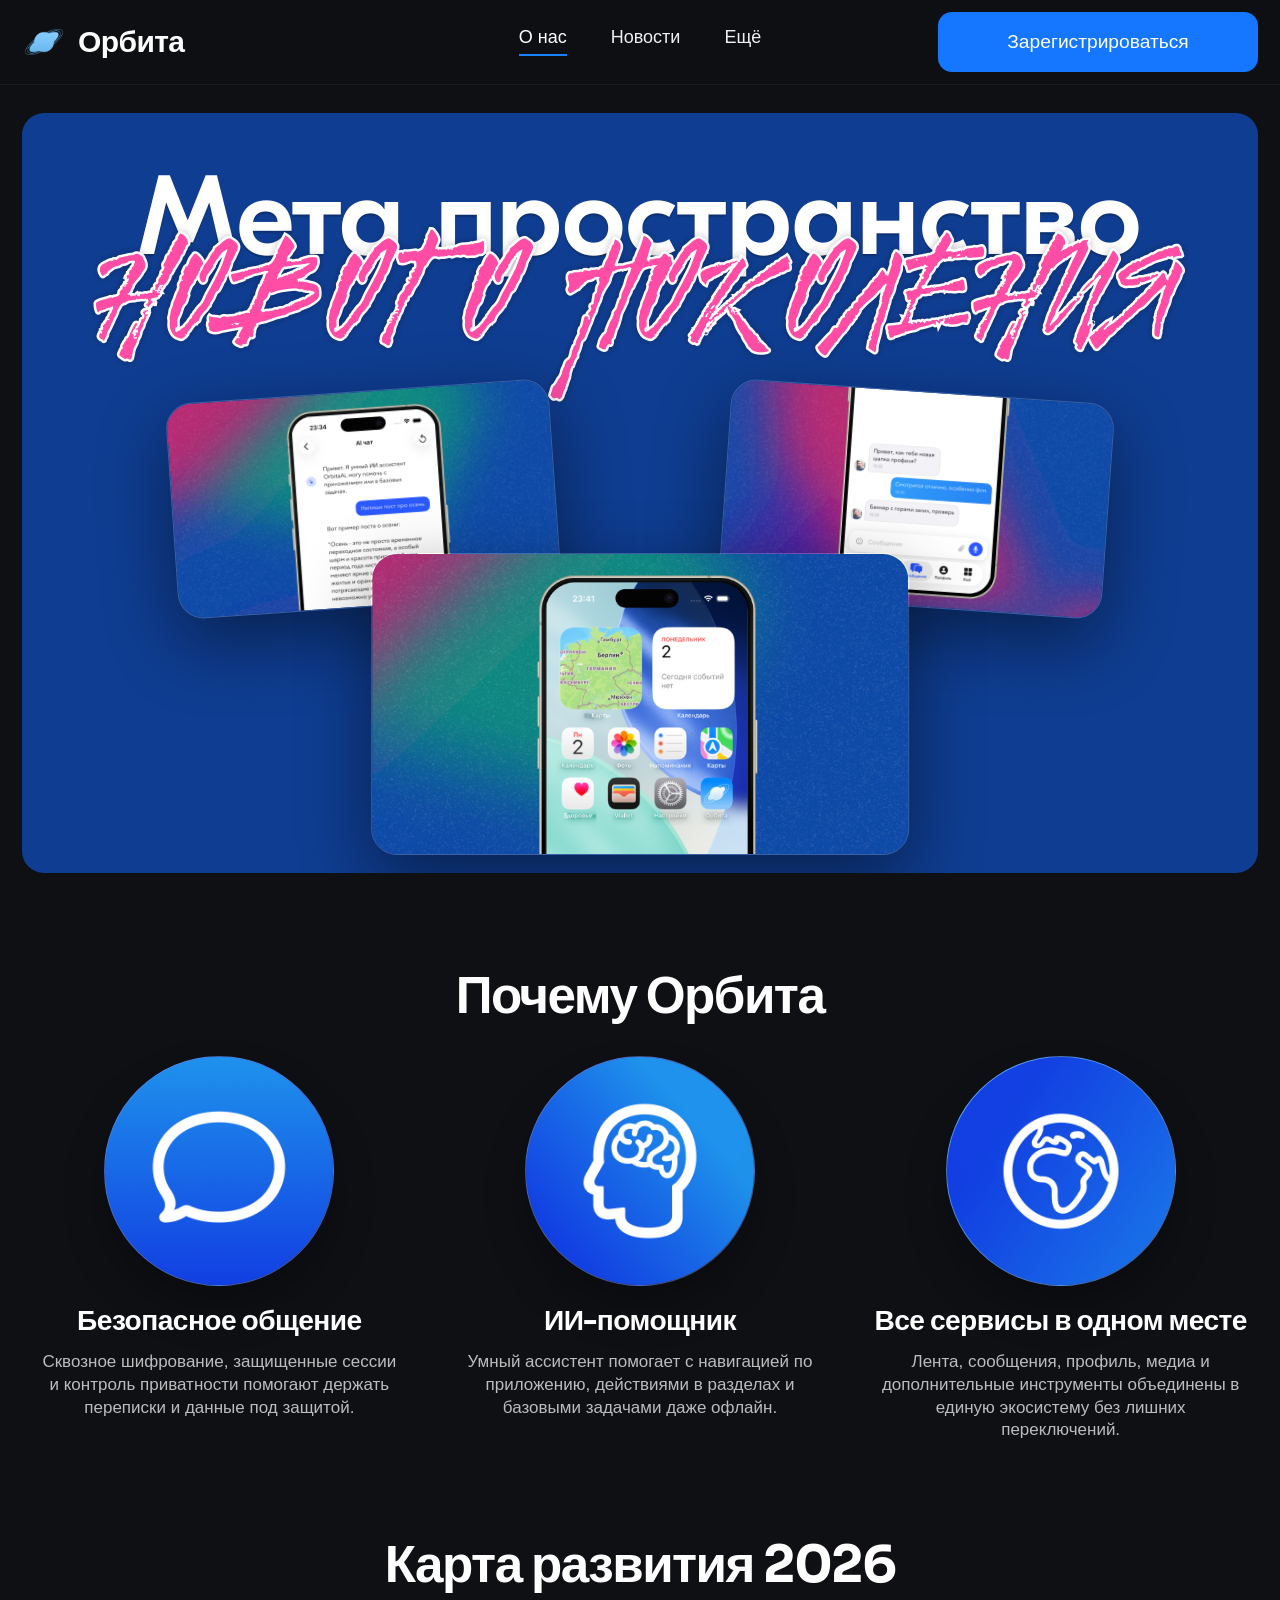
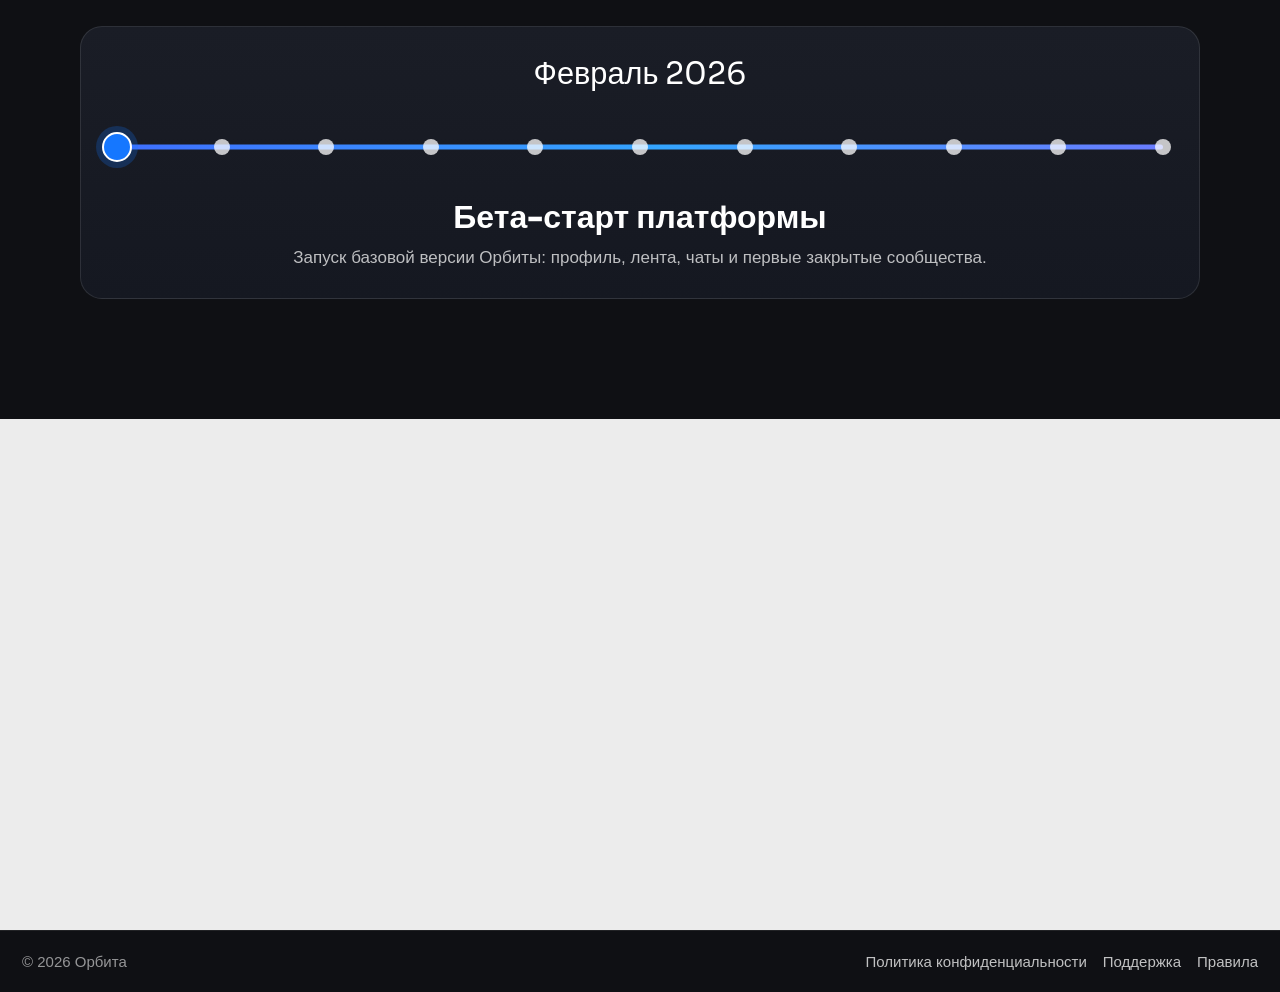
<file: index.html>
<!doctype html>
<html lang="ru">
<head>
  <meta charset="utf-8">
  <meta name="viewport" content="width=device-width, initial-scale=1">
  <title>Орбита — мета социальная сеть</title>
  <meta name="description" content="Орбита — мета социальная сеть: профиль, лента, сообщения, сообщества и сервисы в едином пространстве.">
  <link rel="stylesheet" href="./styles.css">
</head>
<body>
  <header class="topbar">
    <div class="shell topbar-inner">
      <a class="brand" href="./index.html" aria-label="Орбита">
        <img src="./orbita-logo.png" alt="Орбита">
        <span>Орбита</span>
      </a>

      <nav class="menu" aria-label="Навигация">
        <a class="active" href="./index.html" aria-current="page">О нас</a>
        <a href="./news.html">Новости</a>
        <a href="./more.html">Ещё</a>
      </nav>

      <a class="header-btn" href="#faq">Зарегистрироваться</a>
    </div>
  </header>

  <main>
    <section id="hero" class="hero section">
      <div class="shell">
        <div class="hero-card reveal">
          <div class="hero-stage" aria-hidden="true">
            <div class="hero-shot hero-shot-1">
              <img src="./card1.png" alt="">
            </div>
            <div class="hero-shot hero-shot-2">
              <img src="./card2.png" alt="">
            </div>
            <div class="hero-shot hero-shot-3">
              <img src="./card3.png" alt="">
            </div>
          </div>
        </div>
      </div>
    </section>

    <section id="why" class="section">
      <div class="shell">
        <h2 class="section-title reveal">Почему Орбита</h2>

        <div class="orbit-features">
          <article class="orbit-item reveal">
            <div class="orbit-circle orbit-circle-1" aria-hidden="true">
              <img src="./why-1.png" alt="">
            </div>
            <h3>Безопасное общение</h3>
            <p>Сквозное шифрование, защищенные сессии и контроль приватности помогают держать переписки и данные под защитой.</p>
          </article>

          <article class="orbit-item reveal">
            <div class="orbit-circle orbit-circle-2" aria-hidden="true">
              <img src="./why-2.png" alt="">
            </div>
            <h3>ИИ-помощник</h3>
            <p>Умный ассистент помогает с навигацией по приложению, действиями в разделах и базовыми задачами даже офлайн.</p>
          </article>

          <article class="orbit-item reveal">
            <div class="orbit-circle orbit-circle-3" aria-hidden="true">
              <img src="./why-3.png" alt="">
            </div>
            <h3>Все сервисы в одном месте</h3>
            <p>Лента, сообщения, профиль, медиа и дополнительные инструменты объединены в единую экосистему без лишних переключений.</p>
          </article>
        </div>
      </div>
    </section>

    <section id="roadmap" class="section roadmap-section">
      <div class="shell">
        <h2 class="section-title reveal">Карта развития 2026</h2>

        <div class="roadmap reveal">
          <p class="roadmap-date" id="roadmapDate">Февраль 2026</p>

          <div class="roadmap-track" id="roadmapTrack" role="slider" tabindex="0" aria-label="Линия развития 2026" aria-valuemin="0" aria-valuemax="10" aria-valuenow="0">
            <div class="roadmap-line"></div>

            <button type="button" class="roadmap-point active" data-index="0" style="left: 0%" aria-label="Февраль 2026"></button>
            <button type="button" class="roadmap-point" data-index="1" style="left: 10%" aria-label="Март 2026"></button>
            <button type="button" class="roadmap-point" data-index="2" style="left: 20%" aria-label="Апрель 2026"></button>
            <button type="button" class="roadmap-point" data-index="3" style="left: 30%" aria-label="Май 2026"></button>
            <button type="button" class="roadmap-point" data-index="4" style="left: 40%" aria-label="Июнь 2026"></button>
            <button type="button" class="roadmap-point" data-index="5" style="left: 50%" aria-label="Июль 2026"></button>
            <button type="button" class="roadmap-point" data-index="6" style="left: 60%" aria-label="Август 2026"></button>
            <button type="button" class="roadmap-point" data-index="7" style="left: 70%" aria-label="Сентябрь 2026"></button>
            <button type="button" class="roadmap-point" data-index="8" style="left: 80%" aria-label="Октябрь 2026"></button>
            <button type="button" class="roadmap-point" data-index="9" style="left: 90%" aria-label="Ноябрь 2026"></button>
            <button type="button" class="roadmap-point" data-index="10" style="left: 100%" aria-label="Декабрь 2026"></button>

            <div class="roadmap-thumb" id="roadmapThumb" aria-hidden="true"></div>
          </div>

          <article class="roadmap-info" id="roadmapInfo">
            <h3 id="roadmapTitle">Бета-старт платформы</h3>
            <p id="roadmapText">Запуск базовой версии Орбиты: профиль, лента, чаты и первые закрытые сообщества.</p>
          </article>
        </div>
      </div>
    </section>

    <section id="faq" class="faq-wrap">
      <div class="shell simple-faq reveal">
        <h2>F.A.Q</h2>

        <article class="faq-item">
          <button>
            Что такое Орбита?
            <span>+</span>
          </button>
          <p>Орбита — мета социальная сеть, где профиль, контент, сообщения и сервисы работают как единая экосистема.</p>
        </article>

        <article class="faq-item">
          <button>
            Как зарегистрироваться?
            <span>+</span>
          </button>
          <p>Нажмите кнопку «Зарегистрироваться» в шапке, укажите почту и подтвердите вход кодом из письма.</p>
        </article>

        <article class="faq-item">
          <button>
            Можно ли вести сообщество и публиковать контент?
            <span>+</span>
          </button>
          <p>Да. Можно создавать страницы, публиковать посты, управлять комментариями и отслеживать активность аудитории.</p>
        </article>

        <article class="faq-item">
          <button>
            Как защищены мои данные?
            <span>+</span>
          </button>
          <p>Доступны настройки приватности, контроль видимости профиля и расширенные механизмы защиты аккаунта.</p>
        </article>
      </div>
    </section>
  </main>

  <footer class="footer">
    <div class="shell footer-inner">
      <span>© 2026 Орбита</span>
      <div>
        <a href="#">Политика конфиденциальности</a>
        <a href="#">Поддержка</a>
        <a href="#">Правила</a>
      </div>
    </div>
  </footer>

  <script src="./script.js"></script>
</body>
</html>
</file>
<file: styles.css>
@import url("https://fonts.googleapis.com/css2?family=Sora:wght@500;600;700&display=swap");

:root {
  --bg: #0f1014;
  --surface: #1f2128;
  --surface-soft: #252833;
  --line: rgba(255, 255, 255, 0.1);
  --text: #ffffff;
  --muted: rgba(255, 255, 255, 0.72);
  --accent: #1577ff;
}

* {
  box-sizing: border-box;
}

html,
body {
  margin: 0;
  padding: 0;
  background: var(--bg);
  color: var(--text);
  font-family: -apple-system, BlinkMacSystemFont, "SF Pro Text", "SF Pro Display", "Helvetica Neue", Helvetica, Arial, sans-serif;
}

body {
  overflow-x: hidden;
}

img {
  max-width: 100%;
}

.shell {
  width: min(1240px, calc(100% - 44px));
  margin: 0 auto;
}

.topbar {
  position: sticky;
  top: 0;
  z-index: 80;
  border-bottom: 1px solid rgba(255, 255, 255, 0.06);
  background: rgba(15, 16, 20, 0.93);
  backdrop-filter: blur(10px);
}

.topbar-inner {
  min-height: 84px;
  display: grid;
  grid-template-columns: 1fr auto 1fr;
  align-items: center;
  gap: 26px;
}

.brand {
  display: inline-flex;
  align-items: center;
  gap: 12px;
  color: #fff;
  text-decoration: none;
  font-family: "Sora", -apple-system, BlinkMacSystemFont, "SF Pro Display", "Helvetica Neue", Helvetica, Arial, sans-serif;
  font-size: 30px;
  font-weight: 600;
  letter-spacing: -0.02em;
  justify-self: start;
}

.brand img {
  width: 44px;
  height: 44px;
  border-radius: 12px;
  object-fit: cover;
}

.menu {
  display: flex;
  align-items: center;
  justify-content: center;
  gap: 44px;
  justify-self: center;
}

.menu a {
  color: rgba(255, 255, 255, 0.94);
  text-decoration: none;
  font-size: clamp(18px, 1.25vw, 22px);
  line-height: 1;
  padding-bottom: 8px;
  border-bottom: 2px solid transparent;
  transition: color 0.2s ease, border-color 0.2s ease;
}

.menu a.active,
.menu a[aria-current="page"] {
  color: #ffffff;
  border-bottom-color: #1682ff;
}

.header-btn {
  min-height: 60px;
  min-width: 320px;
  padding: 0 28px;
  border-radius: 14px;
  background: var(--accent);
  color: #fff;
  text-decoration: none;
  display: inline-flex;
  align-items: center;
  justify-content: center;
  white-space: nowrap;
  font-size: clamp(18px, 1.5vw, 22px);
  font-weight: 500;
  justify-self: end;
}

.section {
  padding-top: 96px;
}

.hero {
  padding-top: 28px;
}

.hero-card {
  border-radius: 22px;
  min-height: 760px;
  background: #1741aa url("./hero-bg.png") center top / cover no-repeat;
  padding: 58px 56px 0;
  position: relative;
  overflow: hidden;
}

.hero-card h1 {
  margin: 0;
  max-width: 930px;
  margin-inline: auto;
  text-align: center;
  font-family: "Sora", -apple-system, BlinkMacSystemFont, "SF Pro Display", "Helvetica Neue", Helvetica, Arial, sans-serif;
  font-size: clamp(38px, 4.7vw, 72px);
  line-height: 1.03;
  letter-spacing: -0.03em;
  position: relative;
  z-index: 3;
}

.hero-stage {
  position: absolute;
  inset: 190px 36px 18px;
  z-index: 1;
}

.hero-shot {
  position: absolute;
  border-radius: 26px;
  overflow: hidden;
  border: 1px solid rgba(255, 255, 255, 0.18);
  box-shadow: 0 25px 70px rgba(0, 0, 0, 0.45);
}

.hero-shot img {
  width: 100%;
  height: 100%;
  object-fit: cover;
  display: block;
}

.hero-shot-1 {
  left: 50%;
  top: 16%;
  width: min(30vw, 470px);
  aspect-ratio: 16 / 9;
  transform: translateX(-122%) rotate(-4deg);
}

.hero-shot-2 {
  left: 50%;
  top: 16%;
  width: min(30vw, 470px);
  aspect-ratio: 16 / 9;
  transform: translateX(22%) rotate(4deg);
}

.hero-shot-3 {
  left: 50%;
  bottom: 0;
  width: min(42vw, 620px);
  aspect-ratio: 16 / 9;
  transform: translateX(-50%);
}

.wide-btn {
  margin-top: 22px;
  width: 100%;
  min-height: 86px;
  border-radius: 20px;
  background: #1682ff;
  color: #fff;
  display: inline-flex;
  align-items: center;
  justify-content: center;
  gap: 8px;
  text-decoration: none;
  font-size: clamp(28px, 2vw, 36px);
  font-weight: 500;
  letter-spacing: -0.01em;
}

.section-title {
  margin: 0 0 34px;
  text-align: center;
  font-family: "Sora", -apple-system, BlinkMacSystemFont, "SF Pro Display", "Helvetica Neue", Helvetica, Arial, sans-serif;
  font-size: clamp(34px, 4vw, 64px);
  line-height: 1.04;
  letter-spacing: -0.03em;
}

.orbit-features {
  display: grid;
  grid-template-columns: repeat(3, minmax(0, 1fr));
  gap: 26px;
}

.orbit-item {
  text-align: center;
}

.orbit-circle {
  width: min(21vw, 230px);
  aspect-ratio: 1;
  margin: 0 auto 20px;
  border-radius: 50%;
  border: 1px solid rgba(255, 255, 255, 0.2);
  box-shadow: inset 0 0 50px rgba(255, 255, 255, 0.08), 0 24px 40px rgba(0, 0, 0, 0.28);
  display: grid;
  place-items: center;
  overflow: hidden;
}

.orbit-circle span {
  font-family: "Sora", -apple-system, BlinkMacSystemFont, "SF Pro Display", "Helvetica Neue", Helvetica, Arial, sans-serif;
  font-size: clamp(30px, 3vw, 44px);
  letter-spacing: -0.02em;
}

.orbit-circle img {
  width: 100%;
  height: 100%;
  object-fit: cover;
  display: block;
}

.orbit-circle-1 {
  background: radial-gradient(circle at 32% 24%, #2782ff 0%, #193fb5 66%, #131d3f 100%);
}

.orbit-circle-2 {
  background: radial-gradient(circle at 26% 20%, #2b5fe8 0%, #1b2f79 68%, #0f1119 100%);
}

.orbit-circle-3 {
  background: radial-gradient(circle at 26% 22%, #3c93ff 0%, #2366d7 58%, #1a244f 100%);
}

.orbit-item h3 {
  margin: 0;
  font-family: "Sora", -apple-system, BlinkMacSystemFont, "SF Pro Display", "Helvetica Neue", Helvetica, Arial, sans-serif;
  font-size: clamp(26px, 2.2vw, 38px);
  line-height: 1.08;
  letter-spacing: -0.02em;
}

.orbit-item p {
  margin: 14px auto 0;
  max-width: 360px;
  color: var(--muted);
  font-size: clamp(17px, 1.2vw, 22px);
  line-height: 1.35;
}

.roadmap-section {
  padding-bottom: 24px;
}

.roadmap {
  max-width: 1120px;
  margin: 0 auto;
  border-radius: 22px;
  border: 1px solid var(--line);
  background: linear-gradient(180deg, #1a1d26 0%, #151821 100%);
  padding: 30px 26px 28px;
}

.roadmap-date {
  margin: 0;
  text-align: center;
  font-family: "Sora", -apple-system, BlinkMacSystemFont, "SF Pro Display", "Helvetica Neue", Helvetica, Arial, sans-serif;
  font-size: clamp(26px, 2.4vw, 40px);
  line-height: 1.1;
}

.roadmap-track {
  position: relative;
  height: 82px;
  margin: 16px 10px 8px;
  touch-action: none;
}

.roadmap-line {
  position: absolute;
  left: 0;
  right: 0;
  top: 50%;
  height: 5px;
  transform: translateY(-50%);
  border-radius: 999px;
  background: linear-gradient(90deg, #3f6fff 0%, #34a5ff 52%, #6a7cff 100%);
}

.roadmap-point {
  position: absolute;
  top: 50%;
  transform: translate(-50%, -50%);
  width: 16px;
  height: 16px;
  border-radius: 50%;
  border: 0;
  background: rgba(255, 255, 255, 0.75);
  cursor: pointer;
  z-index: 2;
  transition: transform 0.2s ease, background 0.2s ease;
}

.roadmap-point.active {
  transform: translate(-50%, -50%) scale(1.16);
  background: #ffffff;
}

.roadmap-thumb {
  position: absolute;
  top: 50%;
  left: 0;
  transform: translate(-50%, -50%);
  width: 30px;
  height: 30px;
  border-radius: 50%;
  border: 2px solid #fff;
  background: #1577ff;
  box-shadow: 0 0 0 6px rgba(21, 119, 255, 0.23);
  z-index: 3;
  pointer-events: none;
  transition: left 0.18s ease;
}

.roadmap-track.dragging .roadmap-thumb {
  transition: none;
}

.roadmap-info {
  text-align: center;
  margin-top: 12px;
}

.roadmap-info h3 {
  margin: 0;
  font-family: "Sora", -apple-system, BlinkMacSystemFont, "SF Pro Display", "Helvetica Neue", Helvetica, Arial, sans-serif;
  font-size: clamp(30px, 2.5vw, 44px);
  line-height: 1.08;
}

.roadmap-info p {
  margin: 12px auto 0;
  max-width: 820px;
  color: var(--muted);
  font-size: clamp(17px, 1.2vw, 22px);
  line-height: 1.35;
}

.page-head {
  margin-bottom: 30px;
}

.page-head h1 {
  margin: 0;
  font-family: "Sora", -apple-system, BlinkMacSystemFont, "SF Pro Display", "Helvetica Neue", Helvetica, Arial, sans-serif;
  font-size: clamp(40px, 4.5vw, 68px);
  line-height: 1.03;
  letter-spacing: -0.03em;
}

.page-head p {
  margin: 12px 0 0;
  color: var(--muted);
  font-size: clamp(18px, 1.3vw, 24px);
}

.news-grid {
  display: grid;
  grid-template-columns: repeat(2, minmax(0, 1fr));
  gap: 16px;
}

.news-card {
  border-radius: 22px;
  border: 1px solid var(--line);
  background: var(--surface);
  overflow: hidden;
}

.news-card img {
  width: 100%;
  height: 280px;
  object-fit: cover;
  display: block;
}

.news-card-body {
  padding: 20px 22px 24px;
}

.news-card-body h3 {
  margin: 0;
  font-size: clamp(24px, 2vw, 34px);
  line-height: 1.08;
  font-family: "Sora", -apple-system, BlinkMacSystemFont, "SF Pro Display", "Helvetica Neue", Helvetica, Arial, sans-serif;
}

.news-card-body p {
  margin: 12px 0 0;
  color: var(--muted);
  font-size: clamp(16px, 1.1vw, 20px);
  line-height: 1.35;
}

.more-grid {
  display: grid;
  grid-template-columns: repeat(3, minmax(0, 1fr));
  gap: 16px;
}

.feature-grid {
  display: grid;
  grid-template-columns: repeat(12, minmax(0, 1fr));
  gap: 16px;
}

.panel {
  border-radius: 22px;
  border: 1px solid var(--line);
  background: var(--surface);
  overflow: hidden;
}

.panel.media img {
  width: 100%;
  height: 100%;
  object-fit: cover;
  display: block;
}

.panel.text {
  padding: 34px;
  display: flex;
  flex-direction: column;
  justify-content: center;
}

.panel.text h3 {
  margin: 0;
  font-family: "Sora", -apple-system, BlinkMacSystemFont, "SF Pro Display", "Helvetica Neue", Helvetica, Arial, sans-serif;
  font-size: clamp(30px, 2.4vw, 44px);
  line-height: 1.04;
  letter-spacing: -0.02em;
}

.panel.text p {
  margin: 16px 0 0;
  font-size: clamp(18px, 1.3vw, 24px);
  color: var(--muted);
  line-height: 1.25;
}

.feature-grid > :nth-child(1) {
  grid-column: span 7;
  min-height: 300px;
}

.feature-grid > :nth-child(2) {
  grid-column: span 5;
  min-height: 300px;
}

.feature-grid > :nth-child(3) {
  grid-column: span 5;
  min-height: 300px;
}

.feature-grid > :nth-child(4) {
  grid-column: span 7;
  min-height: 300px;
}

.feature-grid > :nth-child(5) {
  grid-column: span 7;
  min-height: 300px;
}

.feature-grid > :nth-child(6) {
  grid-column: span 5;
  min-height: 300px;
}

.steps-grid {
  display: grid;
  grid-template-columns: repeat(3, minmax(0, 1fr));
  gap: 18px;
}

.step {
  min-height: 540px;
  border-radius: 22px;
  padding: 24px 24px 0;
  position: relative;
  overflow: hidden;
}

.step-light {
  background: #dadde4;
  color: #0f1014;
}

.step-dark {
  background: #1f2128;
}

.step-blue {
  background: #1577ff;
}

.badge {
  min-width: 88px;
  height: 40px;
  padding: 0 14px;
  border-radius: 999px;
  display: inline-flex;
  align-items: center;
  justify-content: center;
  background: rgba(0, 0, 0, 0.12);
  font-size: 17px;
  font-weight: 600;
}

.step-dark .badge,
.step-blue .badge {
  background: rgba(255, 255, 255, 0.14);
}

.step h3 {
  margin: 18px 0 0;
  font-family: "Sora", -apple-system, BlinkMacSystemFont, "SF Pro Display", "Helvetica Neue", Helvetica, Arial, sans-serif;
  font-size: clamp(30px, 2.3vw, 44px);
  line-height: 1;
}

.step p {
  margin: 18px 0 0;
  font-size: clamp(18px, 1.3vw, 23px);
  line-height: 1.24;
  opacity: 0.95;
}

.step-foot {
  position: absolute;
  left: 0;
  right: 0;
  bottom: 0;
  height: 170px;
  border-radius: 22px 22px 0 0;
  background: linear-gradient(180deg, rgba(255, 255, 255, 0.07), rgba(0, 0, 0, 0.2));
}

.section-blue {
  background: linear-gradient(180deg, #133aa8 0%, #101216 66%);
  margin-top: 112px;
  padding-top: 82px;
  padding-bottom: 48px;
}

.hero-panel {
  border-radius: 22px;
  overflow: hidden;
  min-height: 500px;
  border: 1px solid rgba(255, 255, 255, 0.12);
  box-shadow: 0 24px 60px rgba(0, 0, 0, 0.35);
}

.hero-panel img {
  width: 100%;
  min-height: 500px;
  height: 100%;
  object-fit: cover;
  display: block;
}

.ecosystem-grid {
  margin-top: 18px;
}

.avatars {
  margin: 18px auto 42px;
  display: flex;
  justify-content: center;
  align-items: center;
  gap: 10px;
  overflow: hidden;
}

.avatars img {
  width: 78px;
  height: 78px;
  border-radius: 50%;
  object-fit: cover;
  border: 3px solid rgba(255, 255, 255, 0.2);
}

.sub-title {
  margin: 0 0 22px;
  text-align: center;
  font-family: "Sora", -apple-system, BlinkMacSystemFont, "SF Pro Display", "Helvetica Neue", Helvetica, Arial, sans-serif;
  font-size: clamp(28px, 3vw, 52px);
  line-height: 1.04;
}

.tabs {
  max-width: 980px;
  margin: 0 auto;
  border-radius: 18px 18px 0 0;
  overflow: hidden;
  border: 1px solid var(--line);
  border-bottom: 0;
  display: grid;
  grid-template-columns: repeat(3, minmax(0, 1fr));
}

.tabs button {
  height: 64px;
  border: 0;
  background: #1f2128;
  color: #fff;
  font-size: 18px;
  cursor: pointer;
}

.tabs button.active {
  background: #1577ff;
}

.tab-wrap {
  max-width: 980px;
  margin: 0 auto;
  border: 1px solid var(--line);
  border-top: 0;
  border-radius: 0 0 22px 22px;
  overflow: hidden;
}

.tab-panel {
  display: none;
  min-height: 380px;
  background: #1f2128;
}

.tab-panel.active {
  display: grid;
  grid-template-columns: 1fr 40%;
}

.tab-copy {
  padding: 36px;
}

.tab-copy h4 {
  margin: 0;
  font-family: "Sora", -apple-system, BlinkMacSystemFont, "SF Pro Display", "Helvetica Neue", Helvetica, Arial, sans-serif;
  font-size: clamp(30px, 2.2vw, 40px);
  line-height: 1.06;
}

.tab-copy ul {
  margin: 18px 0 0;
  padding-left: 22px;
  color: var(--muted);
  font-size: clamp(17px, 1.2vw, 22px);
  line-height: 1.35;
}

.tab-panel img {
  width: 100%;
  height: 100%;
  min-height: 380px;
  object-fit: cover;
}

.community {
  display: grid;
  grid-template-columns: 360px minmax(0, 1fr);
  gap: 18px;
  align-items: stretch;
}

.community-copy {
  border-radius: 22px;
  border: 1px solid var(--line);
  background: var(--surface);
  padding: 30px;
  display: flex;
  flex-direction: column;
}

.community-copy h3 {
  margin: 0;
  font-family: "Sora", -apple-system, BlinkMacSystemFont, "SF Pro Display", "Helvetica Neue", Helvetica, Arial, sans-serif;
  font-size: clamp(34px, 2.6vw, 44px);
  line-height: 1;
}

.community-copy p {
  margin: 18px 0 0;
  color: var(--muted);
  font-size: clamp(17px, 1.2vw, 22px);
  line-height: 1.3;
}

.community-copy a {
  margin-top: auto;
  min-height: 58px;
  border-radius: 14px;
  background: #fff;
  color: #111319;
  text-decoration: none;
  display: inline-flex;
  align-items: center;
  justify-content: center;
  font-size: 16px;
  font-weight: 600;
}

.community-grid {
  display: grid;
  grid-template-columns: repeat(3, minmax(0, 1fr));
  grid-template-rows: repeat(2, 190px);
  gap: 10px;
}

.community-grid img {
  width: 100%;
  height: 100%;
  object-fit: cover;
  border-radius: 16px;
}

.community-grid img:nth-child(3) {
  grid-column: span 2;
}

.faq-wrap {
  margin-top: 96px;
  background: #ececec;
  color: #14171d;
  padding: 72px 0 84px;
}

.simple-faq {
  max-width: 980px;
}

.simple-faq h2 {
  margin: 0 0 20px;
  font-family: "Sora", -apple-system, BlinkMacSystemFont, "SF Pro Display", "Helvetica Neue", Helvetica, Arial, sans-serif;
  font-size: clamp(40px, 4vw, 64px);
  line-height: 1;
}

.faq-layout {
  display: grid;
  grid-template-columns: 340px minmax(0, 1fr);
  gap: 56px;
  align-items: start;
}

.faq-nav h2 {
  margin: 0;
  font-family: "Sora", -apple-system, BlinkMacSystemFont, "SF Pro Display", "Helvetica Neue", Helvetica, Arial, sans-serif;
  font-size: clamp(34px, 3.2vw, 52px);
  line-height: 1.05;
}

.faq-nav p {
  margin: 18px 0 12px;
  color: #767d89;
  font-size: 18px;
}

.faq-nav button {
  width: 100%;
  text-align: left;
  border: 0;
  background: transparent;
  color: #141821;
  font-size: 18px;
  padding: 11px 14px;
  border-radius: 12px;
  cursor: pointer;
}

.faq-nav button.active {
  background: #fff;
}

.faq-group {
  display: none;
}

.faq-group.active {
  display: block;
}

.faq-group h3 {
  margin: 0 0 16px;
  font-family: "Sora", -apple-system, BlinkMacSystemFont, "SF Pro Display", "Helvetica Neue", Helvetica, Arial, sans-serif;
  font-size: clamp(28px, 2.5vw, 42px);
  line-height: 1.05;
}

.faq-item {
  border-bottom: 1px solid #c8cdd6;
}

.faq-item button {
  width: 100%;
  border: 0;
  padding: 20px 0;
  background: transparent;
  display: flex;
  align-items: center;
  justify-content: space-between;
  gap: 14px;
  text-align: left;
  color: #12161d;
  font-size: clamp(20px, 1.55vw, 28px);
  font-weight: 500;
  cursor: pointer;
}

.faq-item button span {
  width: 30px;
  height: 30px;
  border-radius: 999px;
  border: 1px solid #82b8ff;
  color: #1977ff;
  display: inline-flex;
  align-items: center;
  justify-content: center;
  flex-shrink: 0;
  line-height: 1;
}

.faq-item p {
  margin: 0;
  max-height: 0;
  overflow: hidden;
  color: #555d6c;
  font-size: clamp(16px, 1.1vw, 20px);
  line-height: 1.4;
  padding-bottom: 0;
  transition: max-height 0.25s ease, padding-bottom 0.25s ease;
}

.faq-item.open p {
  max-height: 180px;
  padding-bottom: 16px;
}

.faq-item.open button span {
  transform: rotate(45deg);
}

.footer {
  border-top: 1px solid rgba(255, 255, 255, 0.08);
  padding: 22px 0;
}

.footer-inner {
  display: flex;
  justify-content: space-between;
  align-items: center;
  gap: 12px;
  color: rgba(255, 255, 255, 0.56);
  font-size: 15px;
}

.footer-inner div {
  display: flex;
  gap: 16px;
}

.footer-inner a {
  color: rgba(255, 255, 255, 0.74);
  text-decoration: none;
}

.reveal {
  opacity: 0;
  transform: translateY(16px);
  transition: opacity 0.45s ease, transform 0.45s ease;
}

.reveal.is-visible {
  opacity: 1;
  transform: translateY(0);
}

@media (max-width: 1120px) {
  .topbar-inner {
    grid-template-columns: 1fr;
    justify-items: center;
    gap: 12px;
    padding: 10px 0 14px;
    min-height: 0;
  }

  .menu {
    gap: 20px;
  }

  .header-btn {
    min-height: 52px;
    min-width: 250px;
    padding: 0 20px;
    font-size: 18px;
  }

  .hero-card {
    min-height: 620px;
    padding: 44px 24px 0;
  }

  .hero-stage {
    inset: 160px 18px 14px;
  }

  .hero-shot-1,
  .hero-shot-2 {
    width: min(40vw, 360px);
  }

  .hero-shot-1 {
    top: 16%;
    transform: translateX(-108%) rotate(-5deg);
  }

  .hero-shot-2 {
    top: 16%;
    transform: translateX(8%) rotate(5deg);
  }

  .hero-shot-3 {
    width: min(60vw, 470px);
  }

  .feature-grid,
  .news-grid,
  .more-grid,
  .ecosystem-grid {
    grid-template-columns: repeat(2, minmax(0, 1fr));
  }

  .orbit-features {
    grid-template-columns: 1fr;
    gap: 18px;
  }

  .orbit-circle {
    width: min(56vw, 210px);
  }

  .feature-grid > :nth-child(n),
  .ecosystem-grid > :nth-child(n) {
    grid-column: span 1;
    min-height: 240px;
  }

  .steps-grid {
    grid-template-columns: 1fr;
  }

  .step {
    min-height: 380px;
  }

  .step-foot {
    height: 120px;
  }

  .tab-panel.active {
    grid-template-columns: 1fr;
  }

  .tab-panel img {
    min-height: 260px;
  }

  .community {
    grid-template-columns: 1fr;
  }

  .faq-layout {
    grid-template-columns: 1fr;
    gap: 28px;
  }

  .faq-nav {
    display: grid;
    grid-template-columns: repeat(2, minmax(0, 1fr));
    gap: 8px;
  }

  .faq-nav h2,
  .faq-nav p {
    grid-column: 1 / -1;
  }
}

@media (max-width: 680px) {
  .shell {
    width: calc(100% - 24px);
  }

  .topbar-inner {
    grid-template-columns: 1fr auto;
    grid-template-areas:
      "brand action"
      "menu menu";
    gap: 10px 12px;
    padding: 10px 0 12px;
    min-height: 0;
  }

  .brand {
    grid-area: brand;
    justify-self: start;
    font-size: 20px;
  }

  .brand img {
    width: 34px;
    height: 34px;
    border-radius: 9px;
  }

  .menu {
    grid-area: menu;
    width: 100%;
    gap: 22px;
    flex-wrap: nowrap;
    justify-content: center;
    overflow-x: auto;
    -webkit-overflow-scrolling: touch;
    scrollbar-width: none;
  }

  .menu::-webkit-scrollbar {
    display: none;
  }

  .menu a {
    font-size: 14px;
    white-space: nowrap;
    padding-bottom: 6px;
  }

  .header-btn {
    grid-area: action;
    justify-self: end;
    min-height: 44px;
    min-width: 0;
    width: auto;
    padding: 0 14px;
    border-radius: 12px;
    font-size: clamp(12px, 3.5vw, 14px);
  }

  .section {
    padding-top: 60px;
  }

  .hero {
    padding-top: 12px;
  }

  .hero-card {
    min-height: 560px;
    border-radius: 16px;
    padding: 14px 10px 0;
    background-size: 100% auto;
    background-position: center top;
  }

  .hero-card h1 {
    font-size: 28px;
  }

  .hero-stage {
    inset: 190px 6px 12px;
  }

  .hero-shot-1,
  .hero-shot-2 {
    width: min(52vw, 260px);
    border-radius: 14px;
  }

  .hero-shot-1 {
    top: 9%;
    transform: translateX(-102%) rotate(-4deg);
  }

  .hero-shot-2 {
    top: 9%;
    transform: translateX(2%) rotate(4deg);
  }

  .hero-shot-3 {
    width: min(74vw, 340px);
    bottom: 2%;
    border-radius: 14px;
    transform: translateX(-50%);
  }

  .wide-btn {
    min-height: 60px;
    border-radius: 14px;
    font-size: 20px;
  }

  .section-title {
    margin-bottom: 18px;
    font-size: 28px;
  }

  .feature-grid,
  .news-grid,
  .more-grid,
  .ecosystem-grid {
    grid-template-columns: 1fr;
    gap: 12px;
  }

  .orbit-circle {
    width: min(66vw, 180px);
    margin-bottom: 14px;
  }

  .orbit-item h3 {
    font-size: 24px;
  }

  .orbit-item p {
    margin-top: 10px;
    font-size: 16px;
  }

  .roadmap {
    padding: 18px 12px 16px;
    border-radius: 16px;
  }

  .roadmap-date {
    font-size: 24px;
  }

  .roadmap-track {
    height: 72px;
    margin: 10px 4px 6px;
  }

  .roadmap-thumb {
    width: 24px;
    height: 24px;
    box-shadow: 0 0 0 4px rgba(21, 119, 255, 0.22);
  }

  .roadmap-info h3 {
    font-size: 24px;
  }

  .roadmap-info p {
    margin-top: 10px;
    font-size: 15px;
  }

  .simple-faq h2 {
    margin-bottom: 12px;
    font-size: 30px;
  }

  .feature-grid > :nth-child(n),
  .ecosystem-grid > :nth-child(n) {
    min-height: 200px;
  }

  .panel.text {
    padding: 20px;
  }

  .panel.text h3 {
    font-size: 24px;
  }

  .panel.text p {
    margin-top: 10px;
    font-size: 16px;
    line-height: 1.35;
  }

  .step {
    min-height: 290px;
    padding: 18px 16px 0;
  }

  .badge {
    min-width: 70px;
    height: 30px;
    font-size: 13px;
  }

  .step h3 {
    margin-top: 10px;
    font-size: 24px;
  }

  .step p {
    margin-top: 10px;
    font-size: 15px;
    line-height: 1.32;
  }

  .step-foot {
    height: 82px;
    border-radius: 14px 14px 0 0;
  }

  .section-blue {
    margin-top: 62px;
    padding-top: 56px;
  }

  .hero-panel,
  .hero-panel img {
    min-height: 240px;
  }

  .avatars {
    gap: 6px;
    margin: 12px auto 20px;
  }

  .avatars img {
    width: 44px;
    height: 44px;
    border-width: 2px;
  }

  .sub-title {
    font-size: 24px;
    margin-bottom: 12px;
  }

  .tabs {
    grid-template-columns: 1fr;
    border-radius: 12px;
  }

  .tabs button {
    height: 48px;
    font-size: 14px;
  }

  .tab-wrap {
    border-radius: 0 0 12px 12px;
  }

  .tab-copy {
    padding: 18px;
  }

  .tab-copy h4 {
    font-size: 22px;
  }

  .tab-copy ul {
    margin-top: 12px;
    font-size: 15px;
  }

  .tab-panel img {
    min-height: 190px;
  }

  .community-copy {
    padding: 18px;
    border-radius: 14px;
  }

  .community-copy h3 {
    font-size: 28px;
  }

  .community-copy p {
    margin-top: 10px;
    font-size: 15px;
  }

  .community-copy a {
    min-height: 46px;
    border-radius: 10px;
    font-size: 14px;
    margin-top: 14px;
  }

  .community-grid {
    grid-template-columns: repeat(2, minmax(0, 1fr));
    grid-template-rows: repeat(3, 120px);
  }

  .community-grid img:nth-child(3) {
    grid-column: span 1;
  }

  .faq-wrap {
    margin-top: 58px;
    padding: 48px 0 56px;
  }

  .faq-nav {
    grid-template-columns: 1fr;
  }

  .faq-nav h2 {
    font-size: 28px;
  }

  .faq-nav p {
    margin: 10px 0 8px;
    font-size: 14px;
  }

  .faq-nav button {
    font-size: 14px;
    padding: 10px 12px;
    border-radius: 9px;
  }

  .faq-group h3 {
    font-size: 24px;
  }

  .faq-item button {
    font-size: 16px;
    padding: 14px 0;
  }

  .faq-item button span {
    width: 24px;
    height: 24px;
    font-size: 15px;
  }

  .faq-item p {
    font-size: 14px;
    line-height: 1.4;
  }

  .footer {
    padding: 14px 0 18px;
  }

  .footer-inner {
    flex-direction: column;
    align-items: flex-start;
    gap: 8px;
    font-size: 12px;
  }

  .footer-inner div {
    flex-wrap: wrap;
    gap: 8px;
  }
}

@media (max-width: 420px) {
  .hero-card {
    min-height: 520px;
    background-size: 108% auto;
  }

  .hero-stage {
    inset: 176px 4px 10px;
  }

  .hero-shot-1,
  .hero-shot-2 {
    width: min(54vw, 226px);
  }

  .hero-shot-1 {
    transform: translateX(-100%) rotate(-4deg);
  }

  .hero-shot-2 {
    transform: translateX(0%) rotate(4deg);
  }

  .hero-shot-3 {
    width: min(80vw, 310px);
  }
}
</file>
